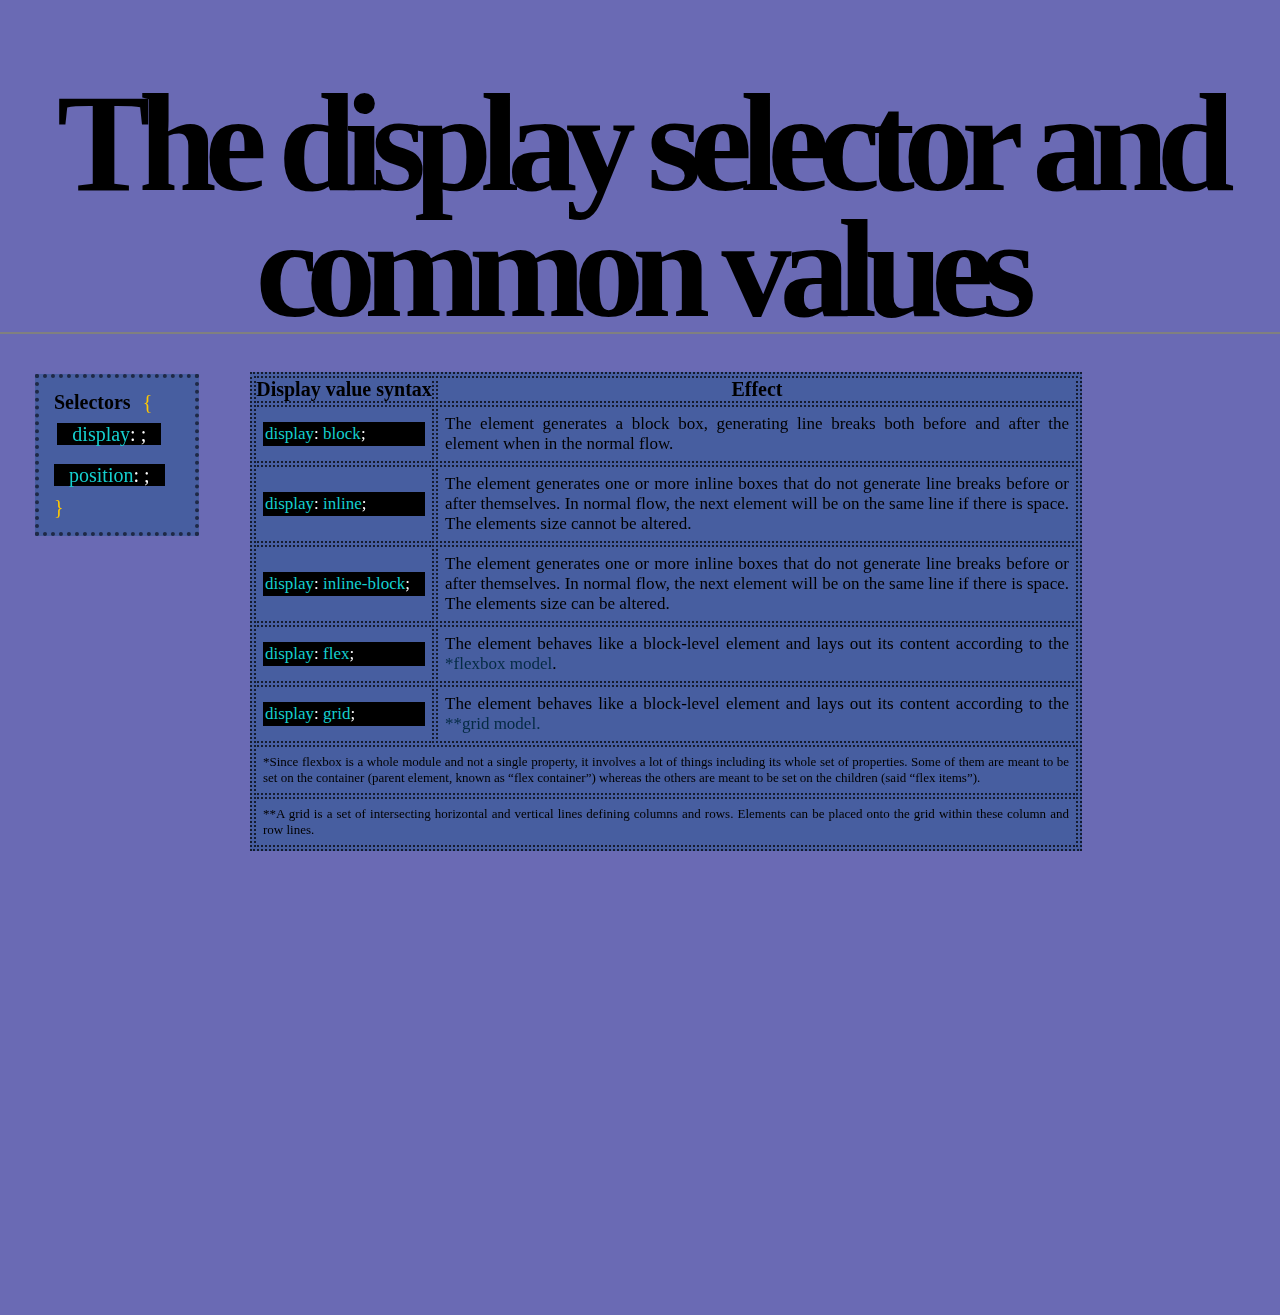
<file: cheatsheet/index.html>
<!DOCTYPE html>

<head>
    <link rel="stylesheet" href="style.css">
</head>

<html>

    <header>
        <h1> The display selector and common values</h1>
    </header>

    <body>

        <nav>
            <h2 class="pages">Selectors <span id="bracket"> &#123</span></h2>
            
            <ul>
                <li><a href="#">display<span>: ;</span></a></li>
                <li><a href="positionsheet.html">position<span>: ;</span></a></li>
            </ul>
            <p id="bracket">&#125</p>
        </nav>

        <table>
            <thead>
                <tr>
                    <th>Display value syntax</th>
                    <th>Effect</th>
                </tr>
            </thead>
            <tbody>
                <tr>
                    <td class="syntax"><p>display<span>:</span> block<span>;</span></p></td>
                    <td class="effect">The element generates a block box, generating line breaks both before and after the element when in the normal flow.</td>
                </tr>
                <tr>
                    <td class="syntax"><p>display<span>:</span> inline<span>;</span></p></td>
                    <td class="effect">The element generates one or more inline boxes that do not generate line breaks before or after themselves. In normal flow, the next element will be on the same line if there is space. The elements size <span class="cann">cannot</span> be altered.</td>
                </tr>
                <tr>
                    <td class="syntax"><p>display<span>:</span> inline-block<span>;</span></p></td>
                    <td class="effect">The element generates one or more inline boxes that do not generate line breaks before or after themselves. In normal flow, the next element will be on the same line if there is space. The elements size <span class="cann">can</span> be altered.</td>
                </tr>
                <tr>
                    <td class="syntax"><p>display<span>:</span> flex<span>;</span></p></td>
                    <td class="effect">The element behaves like a block-level element and lays out its content according to the <span class="star">*flexbox model</span>.</td>
                </tr>
                <tr>
                    <td class="syntax"><p>display<span>:</span> grid<span>;</span></p></td>
                    <td class="effect">The element behaves like a block-level element and lays out its content according to the <span class="star">**grid model.</span></td>
                </tr>
            </tbody>

            <tfoot>
                <tr>
                <td colspan="2">*Since flexbox is a whole module and not a single property, it involves a lot of things including its whole set of properties. Some of them are meant to be set on the container (parent element, known as “flex container”) whereas the others are meant to be set on the children (said “flex items”).</td> 
                </tr>
                <tr>
                    <td colspan="2">**A grid is a set of intersecting horizontal and vertical lines defining columns and rows. Elements can be placed onto the grid within these column and row lines.</td>
                </tr>
            </tfoot>

        </table>

    </body>
        
</html>
</file>
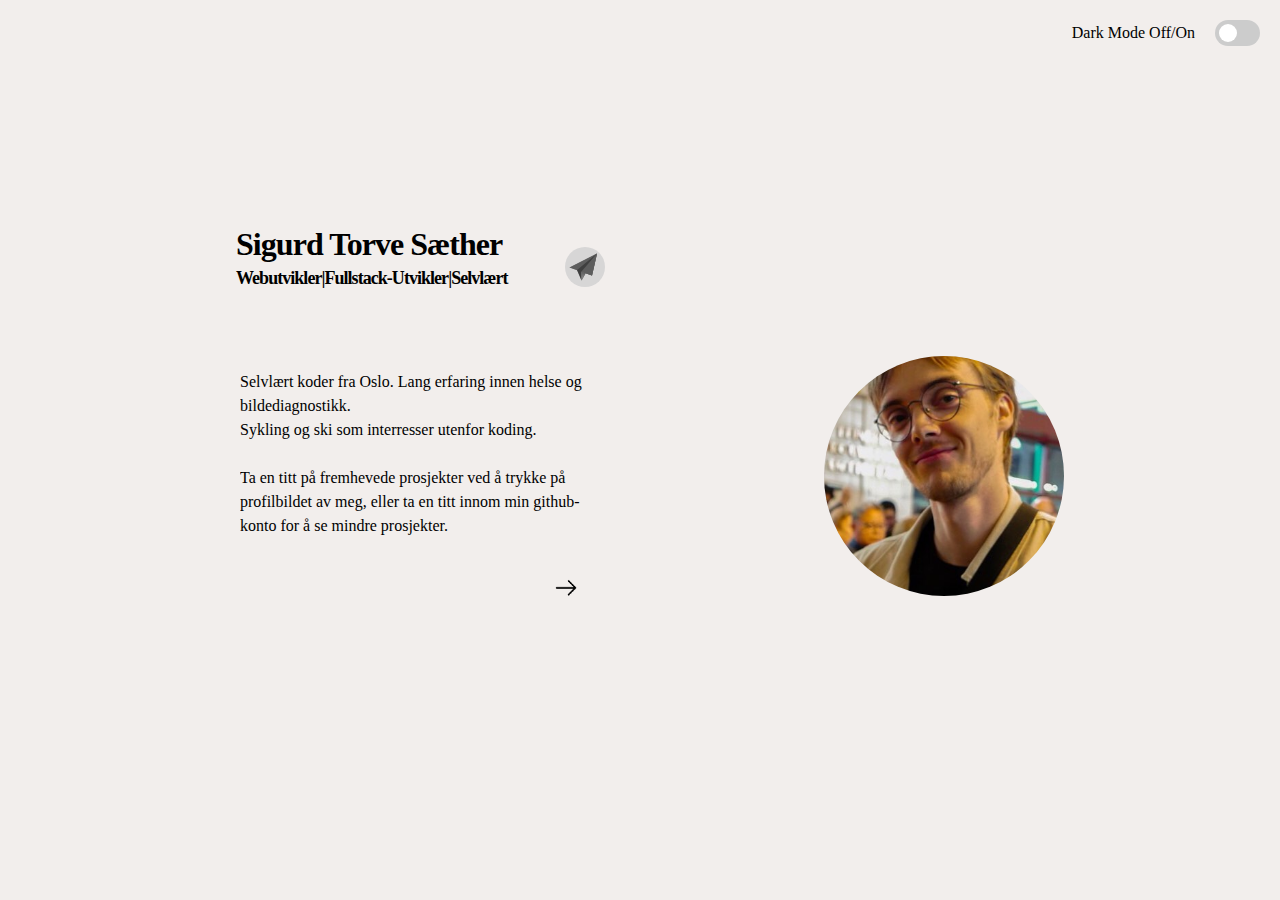
<file: portfolio/index.html>
<!DOCTYPE html>

<html>
  <head>
    <meta charset="utf-8" />
    <meta http-equiv="X-UA-Compatible" content="IE=edge" />
    <title>Sigurd Torve Sæther | Portfolio</title>
    <meta name="" content="" />
    <meta name="viewport" content="width=device-width, initial-scale=1" />
    <link rel="stylesheet" href="resources/styles.css" />
    <link rel="stylesheet" href="resources/toggle_switch.css" />
  </head>
  <body>
    <div id="dark-mode">
      <span>Dark Mode Off/On</span>
      <label class="switch">
        <input type="checkbox" />
        <span class="slider"></span>
      </label>
    </div>
    <div id="center">
      <header>
        <div id="header-text">
          <h1>Sigurd Torve Sæther</h1>
          <h2>Webutvikler|Fullstack-Utvikler|Selvlært</h2>
        </div>
        <address>
          <a href="#" class="small-sphere"
            ><img
              src="resources/media/contact1.png"
              class="sphere-icon"
              id="contact-sphere"
              alt=""
          /></a>
          <a
            href="https://discordapp.com/users/888715342044614656"
            target="_blank"
            class="small-sphere hidden discord"
            ><img
              src="resources/media/discord.png"
              class="sphere-icon"
              id="discord"
              alt=""
          /></a>
          <a
            href="http://github.com/sitsae"
            target="_blank"
            class="small-sphere hidden github"
            ><img
              src="resources/media/github.png"
              class="sphere-icon"
              id="git-hub"
              alt=""
          /></a>
          <a href="mailto:torve_s@live.no" class="small-sphere hidden email"
            ><img
              src="resources/media/email.png"
              class="sphere-icon"
              id="email"
              alt=""
          /></a>
        </address>
      </header>
      <main>
        <div id="frame">
          <img class="arrow abt" src="resources/media/right-arrow.png" />
          <div id="about" class="card">
            <p>
              Selvlært koder fra Oslo. Lang erfaring innen helse og bildediagnostikk.<br>
              Sykling og ski som interresser utenfor koding. <br><br>
              Ta en titt på fremhevede prosjekter ved å trykke på profilbildet av meg,
              eller ta en titt innom min github-konto for å se mindre prosjekter.
            </p>
          </div>
          <div id="skills" class="card">
            <div class="flex-container">
              <div id="left-side-card">
                <img
                  src="resources/media/js-icon.png"
                  id="js"
                  class="logo-sphere"
                  alt="JavaScript logo"
                />
                <img
                  src="resources/media/python-icon.png"
                  id="python"
                  class="logo-sphere"
                  alt="Python logo"
                />
                <img
                  src="resources/media/html-icon.png"
                  id="html-css"
                  class="logo-sphere"
                  alt="HTML logo"
                />
              </div>
              <div id="right-side-card">
                <p class="skill">JavaScript</p>
                <p class="skill">Python</p>
                <p class="skill">HTML/CSS</p>
              </div>
              <!-- legg til SQL, mocha, react, jist -->
              <!-- sorter etter kodespraak, test, database osv. -->
            </div>
            <img class="arrow skl" src="resources/media/right-arrow.png" />
          </div>
        </div>
        <a href="#" id="portrait">
          <h3 id="project-heading">Prosjekter</h3>
          <img src="resources/media/sigurd.jpg" alt="Sigurd Torve Sæther" />
        </a>
        <div id="four-circles">
          <a href="#" class="project-sphere" id="project-one"
            ><em>Project Name</em></a
          >
          <a href="#" class="project-sphere" id="project-two"
            ><em>Project Name</em></a
          >
          <a href="#" class="project-sphere" id="project-three"
            ><em>Project Name</em></a
          >
          <a href="#" class="project-sphere" id="project-four"
            ><em>Project Name</em></a
          >
          <a href="#" id="project-x">X</a>
        </div>
      </main>
    </div>

    <script src="resources/main.js" defer></script>
  </body>
</html>
</file>
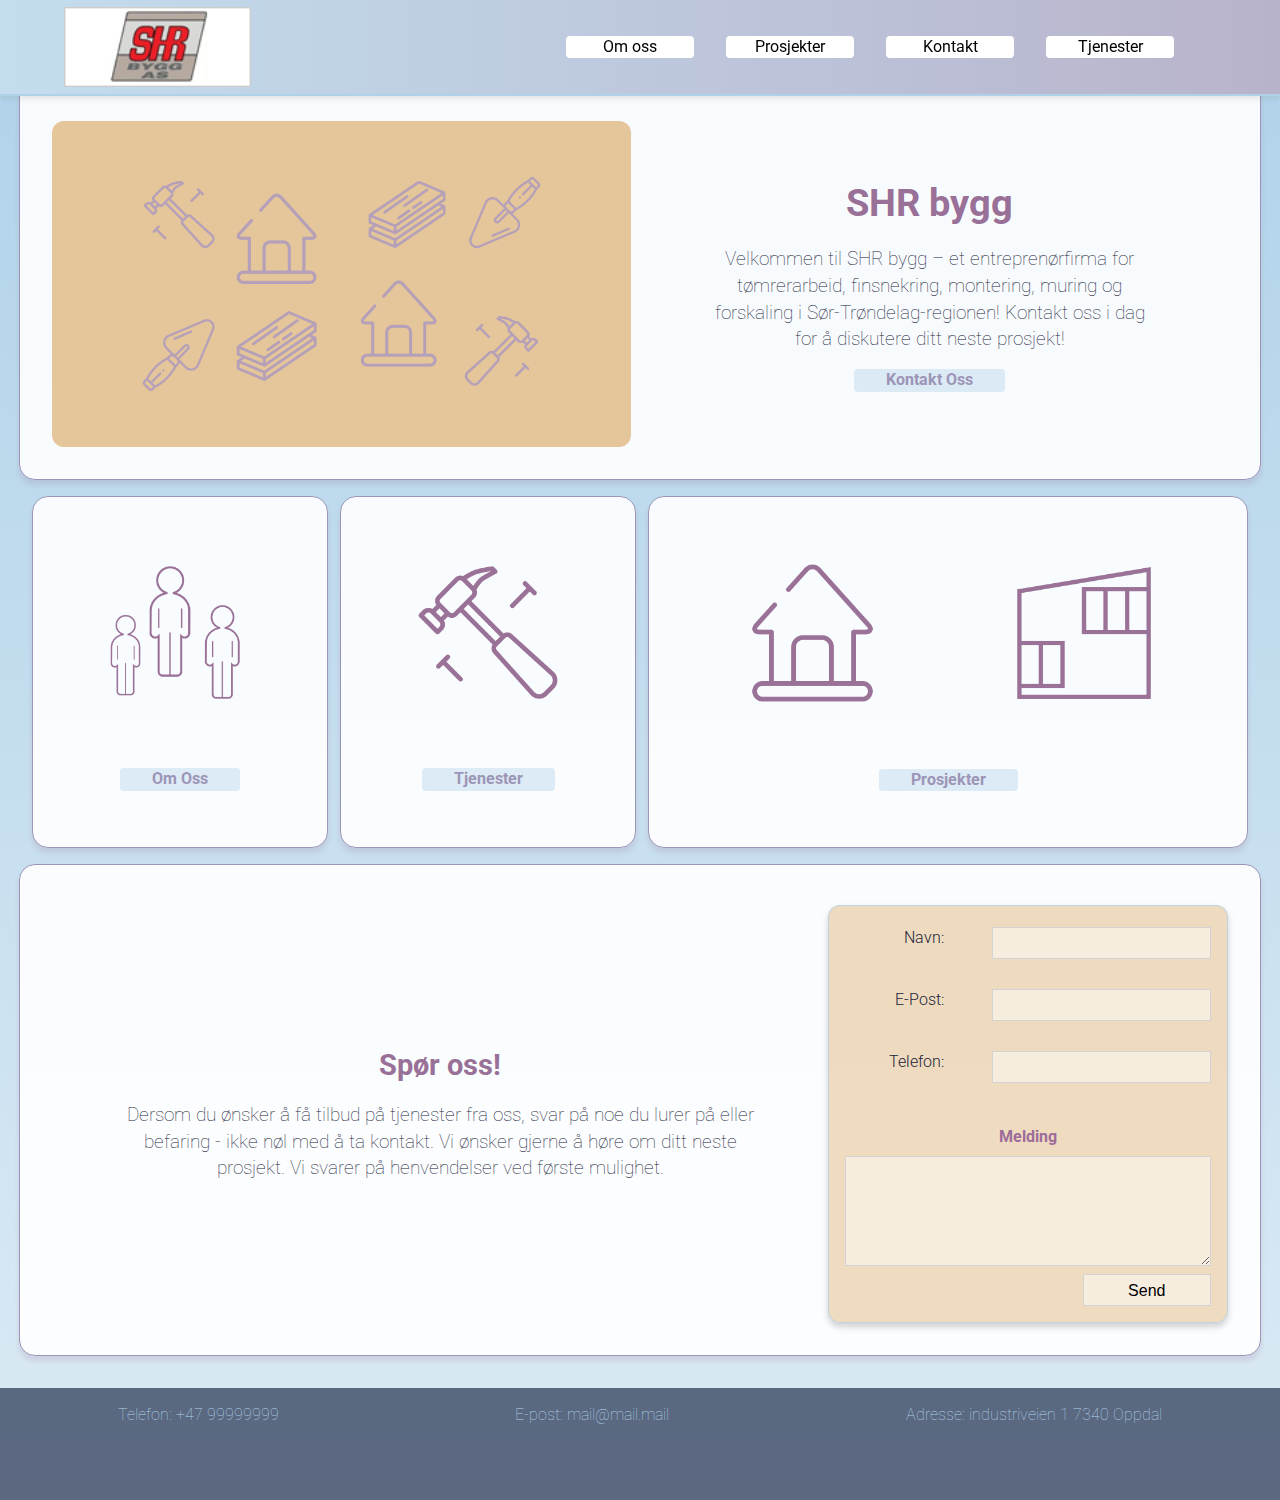
<file: SHR_nettside/index.html>
<!DOCTYPE html>
<html>
    <head>
        <title>SHR Bygg</title>
        <link rel="preconnect" href="https://fonts.googleapis.com">
        <link rel="preconnect" href="https://fonts.gstatic.com" crossorigin>
        <link href="https://fonts.googleapis.com/css2?family=Roboto:wght@100;300;700&display=swap" rel="stylesheet">
        <link href="resources/css/style.css" rel="stylesheet" type="text/css">
        <meta name="viewport" content="width=device-width, initial-scale=1">
    </head>
    <body>
        <!--header-->
        <header>
            <div class="logo header-container">
                <a href="#splash"><img src="resources/media/logo.gif" alt="SHR bygg"></a>
            </div>
            <div class="nav header-container">
                <nav class="desktop">
                    <ul>
                        <li><a href="om.html">Om oss</a></li>
                        <li><a href="#">Prosjekter</a></li>
                        <li><a href="#contact">Kontakt</a></li>
                        <li><a href="tjenester.html">Tjenester</a></li>
                    </ul>
                </nav>
            </div>
        </header>
        <main>
        <!--splash section-->
        <section id="splash"> 
            <div class="container">
                <div class="flex-wrapper row">
                    <div class="image-container">
                        <img src="resources/media/splash.png" alt="splash image">
                    </div>
                    <div class="text-box"> 
                        <h1>SHR bygg</h1>
                        <p>Velkommen til SHR bygg – et entreprenørfirma for tømrerarbeid, finsnekring, montering, muring og forskaling i Sør-Trøndelag-regionen! Kontakt oss i dag for å diskutere ditt neste prosjekt!</p>
                        <a href="#" class="nav-buttons"><p>Kontakt Oss</p></a>
                    </div>
                </div>
            </div>
        </section>
        <!--thumbnail section-->
        <section id="thumb-section">
            <div id="thumbnail">
                <div class="container" id="om">                
                    <div class="thumbnail-container quarter">
                        <a href="om.html"><img src="resources/media/Om oss.png" alt="tømrer"></a>
                    </div>
                    <div class="button-box"> 
                        <a href="om.html" class="nav-buttons"><p>Om Oss</p></a>
                    </div>            
                </div> 
                <div class="container" id="tjenester">            
                    <div class="thumbnail-container quarter">
                        <a href="tjenester.html"><img src="resources/media/hammer.png" alt="eksempelprosjekt" /></a>
                    </div>
                    <div class="button-box"> 
                        <a href="#" class="nav-buttons"><p>Tjenester</p></a>
                    </div>            
                </div> 
                <div class="container" id="prosjekter">
                    <a href="prosjekter.html"><div class="thumbnail-container half">
                        <img src="resources/media/hus.png" alt="hus">
                        <img src="resources/media/hus to.png" alt="hus">
                    </div></a>
                    <div class="button-box"> 
                        <a href="#" class="nav-buttons"><p>Prosjekter</p></a>
                    </div>            
                </div>  
            </div>        
        </section>
        <section id="contact">
            <div class="flex-wrapper">
                <div class="container">
                    <div class="text-box">
                        <h2>Spør oss!</h2>
                        <p>Dersom du ønsker å få tilbud på tjenester fra oss, svar på noe du lurer på eller befaring - ikke nøl med å ta kontakt. Vi ønsker gjerne å høre om ditt neste prosjekt. Vi svarer på henvendelser ved første mulighet.</p>
                    </div>
                    <div class="image-container">
                        <form action="">
                            <div>
                                <label><p>Navn: </p><input type="text" name="name" size="25" required></label><br />
                                <label><p>E-Post: </p><input type="text" name="name" size="25" required></label><br />
                                <label><p>Telefon: </p><input type="text" name="name" size="25" maxlength="11"></label><br />
                            </div>
                            <div>
                                <p id="textinput-heading">Melding</p>
                                <textarea name="message" required></textarea>
                                <input id="send" type="submit" value="Send"/>
                            </div>
                        </form>
                        
                    </div>
                </div>
            </div>
        </section>
            
        </main>
        <footer>
            <div>
                <p>Telefon: <span>+47 99999999</span></p>
                <p>E-post: <span>mail@mail.mail</span></p>
                <p>Adresse: <span>industriveien 1 7340 Oppdal</span></p>
            </div>
        </footer>
    </body>
</html>
</file>
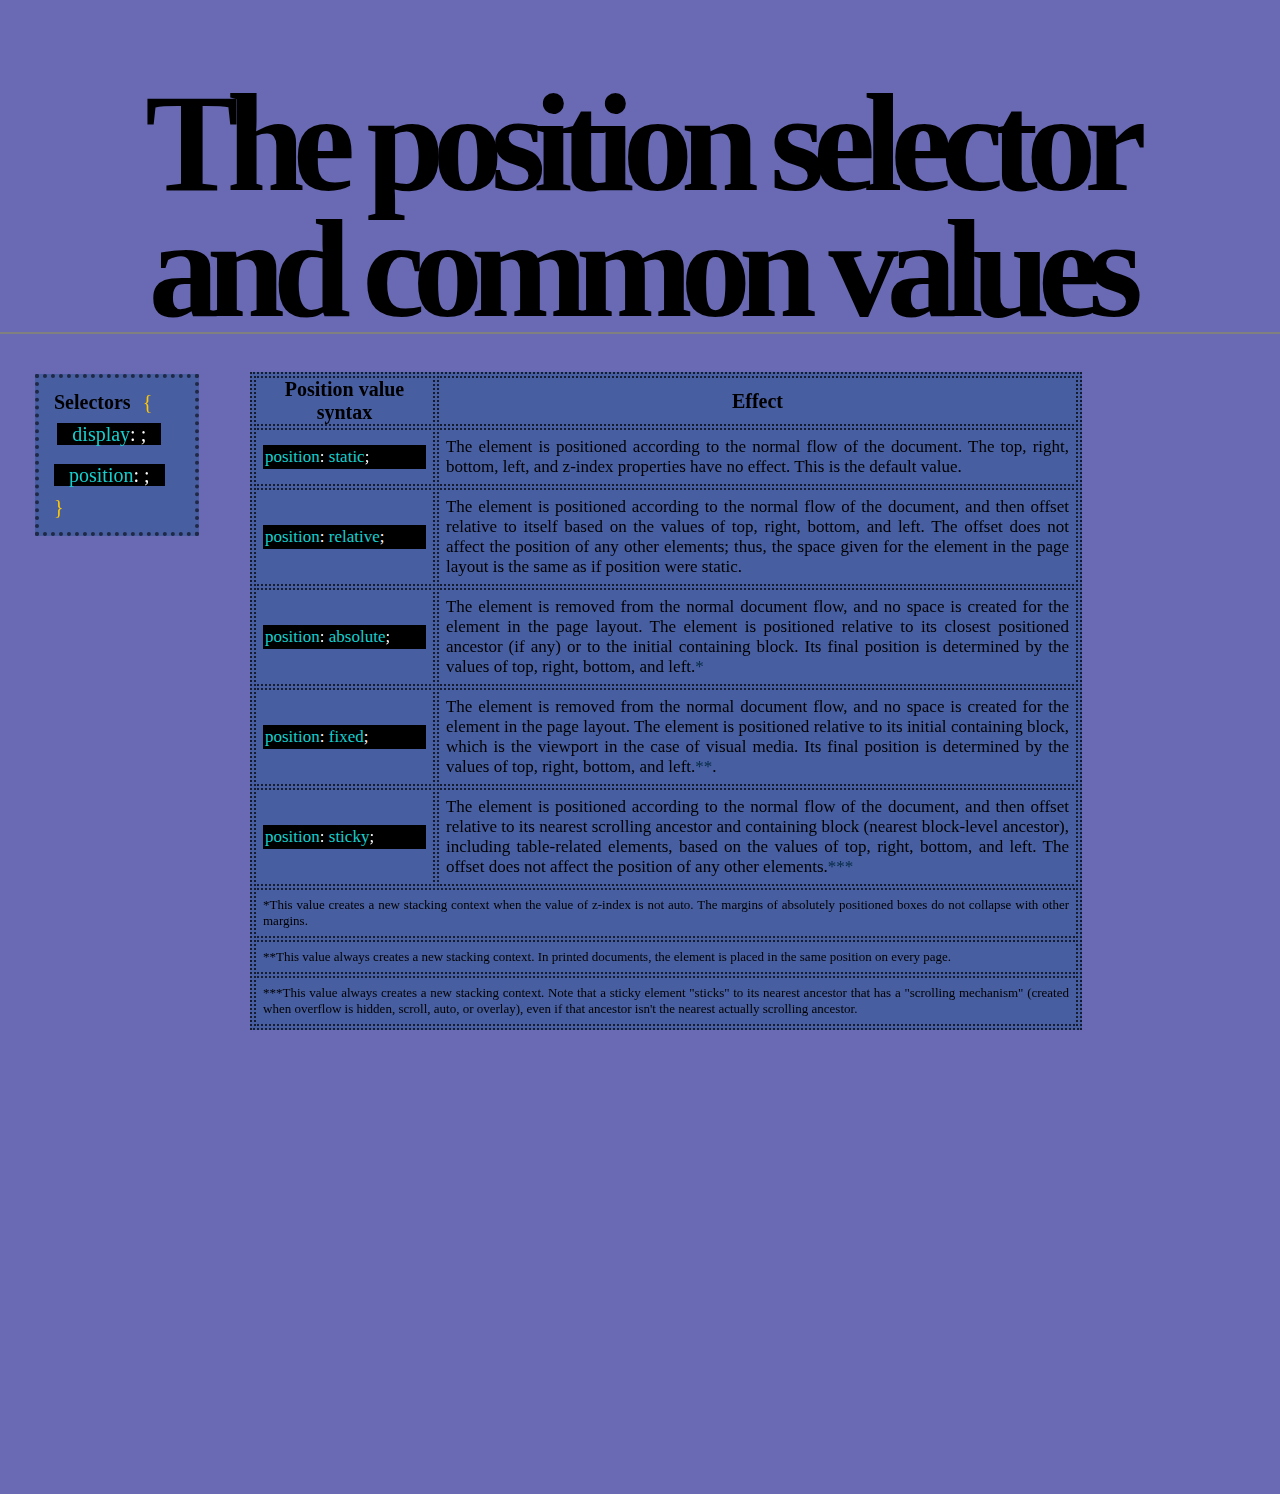
<file: cheatsheet/positionsheet.html>
<!DOCTYPE html>

<head>
    <link rel="stylesheet" href="style.css">
</head>

<html>

    <header>
        <h1> The position selector and common values</h1>
    </header>
    <body>

        <nav>
            <h2 class="pages">Selectors <span id="bracket"> &#123</span></h2>
            
            <ul>
                <li><a href="index.html">display<span>: ;</span></a></li>
                <li><a href="#">position<span>: ;</span></a></li>
            </ul>
            <p id="bracket">&#125</p>
        </nav>

        <table>
            <thead>
                <tr>
                    <th>Position value syntax</th>
                    <th>Effect</th>
                </tr>
            </thead>
            <tbody>
                <tr>
                    <td class="syntax"><p>position<span>:</span> static<span>;</span></p></td>
                    <td class="effect">The element is positioned according to the normal flow of the document. The top, right, bottom, left, and z-index properties have no effect. This is the default value.</td>
                </tr>
                <tr>
                    <td class="syntax"><p>position<span>:</span> relative<span>;</span></p></td>
                    <td class="effect">The element is positioned according to the normal flow of the document, and then offset relative to itself based on the values of top, right, bottom, and left. The offset does not affect the position of any other elements; thus, the space given for the element in the page layout is the same as if position were static.</td>
                </tr>
                <tr>
                    <td class="syntax"><p>position<span>:</span> absolute<span>;</span></p></td>
                    <td class="effect">The element is removed from the normal document flow, and no space is created for the element in the page layout. The element is positioned relative to its closest positioned ancestor (if any) or to the initial containing block. Its final position is determined by the values of top, right, bottom, and left.<span class="star">*</span></td>
                </tr>
                <tr>
                    <td class="syntax"><p>position<span>:</span> fixed<span>;</span></p></td>
                    <td class="effect">The element is removed from the normal document flow, and no space is created for the element in the page layout. The element is positioned relative to its initial containing block, which is the viewport in the case of visual media. Its final position is determined by the values of top, right, bottom, and left.<span class="star">**</span>.</td>
                </tr>
                <tr>
                    <td class="syntax"><p>position<span>:</span> sticky<span>;</span></p></td>
                    <td class="effect">The element is positioned according to the normal flow of the document, and then offset relative to its nearest scrolling ancestor and containing block (nearest block-level ancestor), including table-related elements, based on the values of top, right, bottom, and left. The offset does not affect the position of any other elements.<span class="star">***</span></td>
                </tr>
            </tbody>

            <tfoot>
                <tr>
                <td colspan="2">*This value creates a new stacking context when the value of z-index is not auto. The margins of absolutely positioned boxes do not collapse with other margins.</td> 
                </tr>
                <tr>
                    <td colspan="2">**This value always creates a new stacking context. In printed documents, the element is placed in the same position on every page.</td>
                </tr>
                <tr>
                    <td colspan="2">***This value always creates a new stacking context. Note that a sticky element "sticks" to its nearest ancestor that has a "scrolling mechanism" (created when overflow is hidden, scroll, auto, or overlay), even if that ancestor isn't the nearest actually scrolling ancestor.</td>
                </tr>
            </tfoot>

        </table>

    </body>
    
</html>
</file>
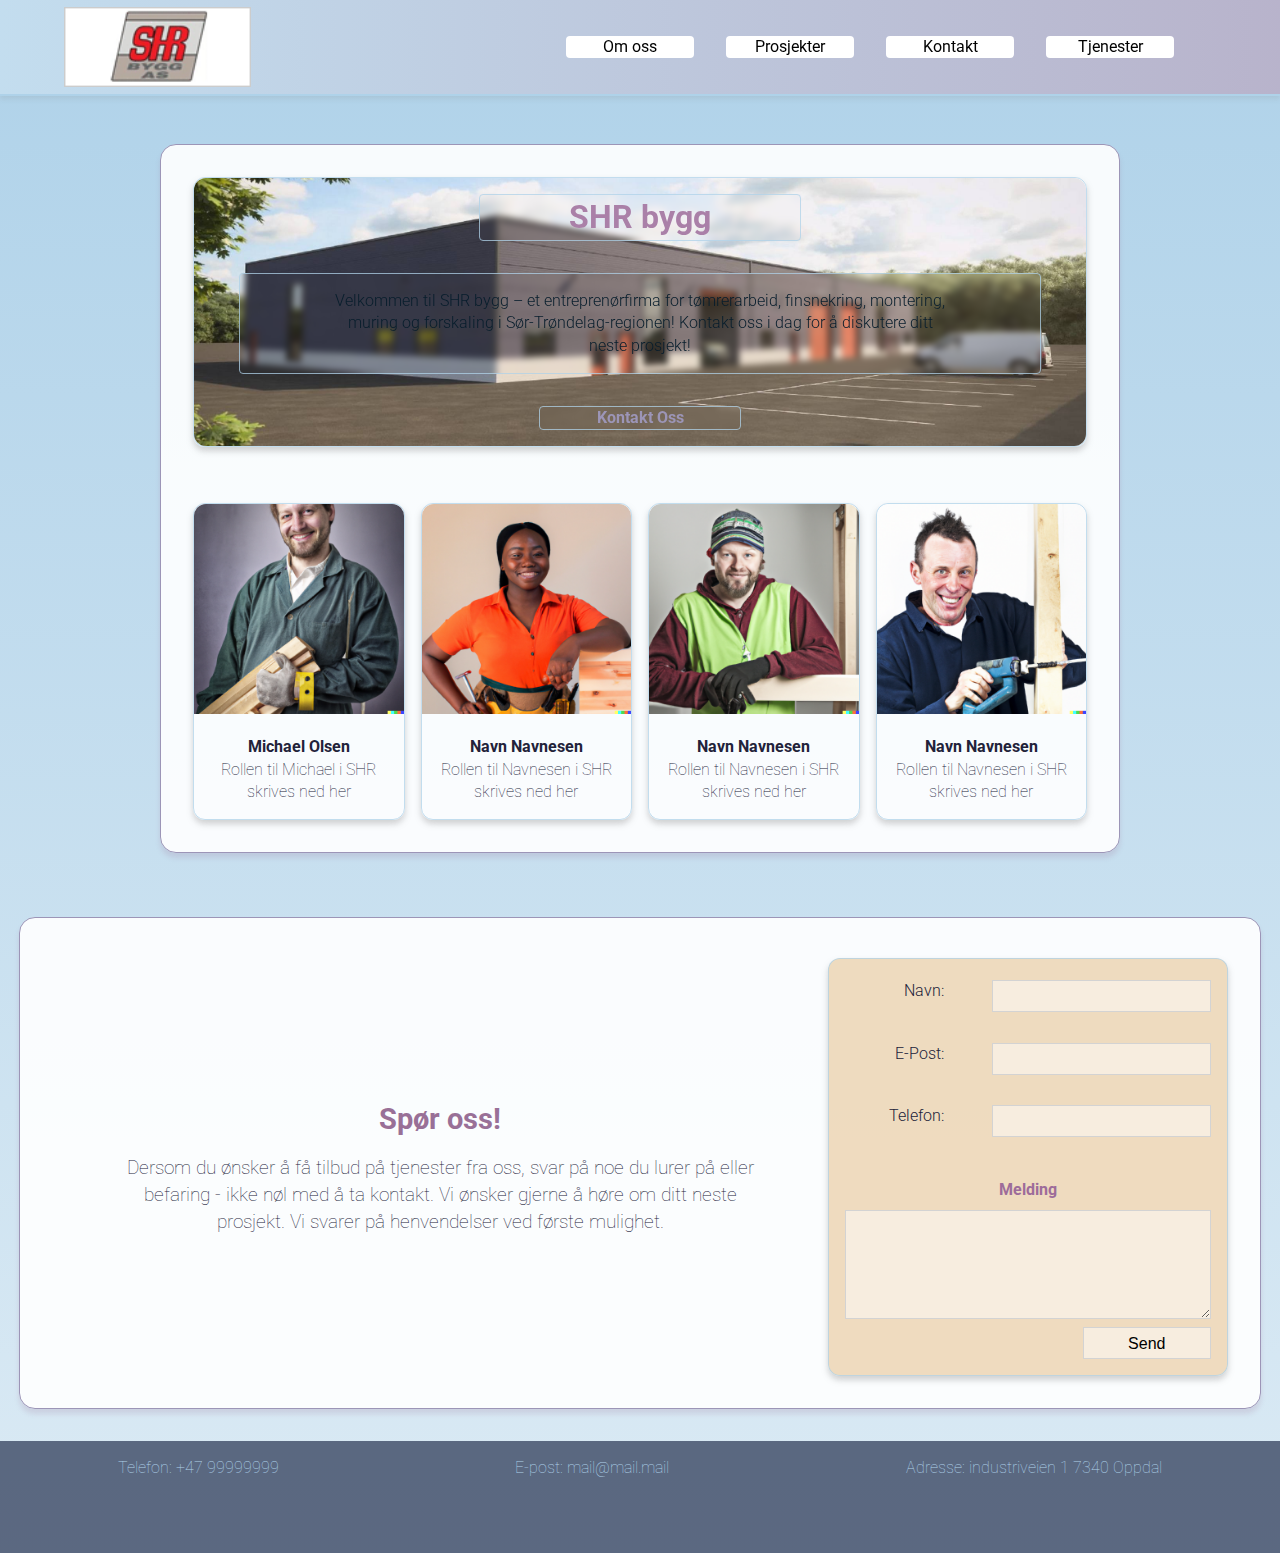
<file: SHR_nettside/om.html>
<!DOCTYPE html>
<html>
    <head>
        <title> Om Oss i SHR Bygg</title>
        <link rel="preconnect" href="https://fonts.googleapis.com" />
        <link rel="preconnect" href="https://fonts.gstatic.com" crossorigin />
        <link href="https://fonts.googleapis.com/css2?family=Roboto:wght@100;300;700&display=swap" rel="stylesheet" />
        <link href="resources/css/style.css" rel="stylesheet" type="text/css" />
        <link href="resources/css/omstyle.css" rel="stylesheet" type="text/css" />
        <meta name="viewport" content="width=device-width, initial-scale=1" />
    </head>
    <body>
        <!--header-->
        <header>
            <div class="logo header-container">
                <a href="index.html"><img src="resources/media/logo.gif" alt="SHR bygg"></a>
            </div>
            <div class="nav header-container">
                <nav class="desktop">
                    <ul>
                        <li><a href="om.html">Om oss</a></li>
                        <li><a href="#">Prosjekter</a></li>
                        <li><a href="#contact">Kontakt</a></li>
                        <li><a href="tjenester.html">Tjenester</a></li>
                    </ul>
                </nav>
            </div>
        </header>
        <main>
        <!--om section-->
        <section id="om-page"> 
            <div class="container">
                <div class="center">
                    <div class="background-wrapper">
                        <div class="text-box"> 
                            <h1>SHR bygg</h1>
                            <p id="text">Velkommen til SHR bygg – et entreprenørfirma for tømrerarbeid, finsnekring, montering, muring og forskaling i Sør-Trøndelag-regionen! Kontakt oss i dag for å diskutere ditt neste prosjekt!</p>
                            <a href="#" class="nav-buttons"><p>Kontakt Oss</p></a>
                        </div>
                    </div>
                    <div id="people-wrapper">
                        <div class="people">
                            <div class="img-container">
                                <img src="resources/media/dallesnekker.png" alt="">
                            </div>
                            <div class="text-box">
                                <h3>Michael Olsen</h3>
                                <p>Rollen til Michael i SHR skrives ned her</p>
                            </div>
                        </div>
                        <div class="people">
                            <div class="img-container">
                                <img src="resources/media/dallesnekker2.png" alt="">
                            </div>
                            <div class="text-box">
                                <h3>Navn Navnesen</h3>
                                <p>Rollen til Navnesen i SHR skrives ned her</p>
                            </div>
                        </div>
                        <div class="people">
                            <div class="img-container">
                                <img src="resources/media/dallesnekker3.png" alt="">
                            </div>
                            <div class="text-box">
                                <h3>Navn Navnesen</h3>
                                <p>Rollen til Navnesen i SHR skrives ned her</p>
                            </div>
                        </div>
                        <div class="people">
                            <div class="img-container">
                                <img src="resources/media/dallesnekker4.png" alt="">
                            </div>
                            <div class="text-box">
                                <h3>Navn Navnesen</h3>
                                <p>Rollen til Navnesen i SHR skrives ned her</p>
                            </div>
                        </div>
                    </div>
                </div>
            </div>
        </section>
<!-- Contact Section-->
        <section id="contact">
            <div class="flex-wrapper">
                <div class="container">
                    <div class="text-box">
                        <h2>Spør oss!</h2>
                        <p>Dersom du ønsker å få tilbud på tjenester fra oss, svar på noe du lurer på eller befaring - ikke nøl med å ta kontakt. Vi ønsker gjerne å høre om ditt neste prosjekt. Vi svarer på henvendelser ved første mulighet.</p>
                    </div>
                    <div class="image-container">
                        <form action="">
                            <div>
                                <label><p>Navn: </p><input type="text" name="name" size="25" required></label><br />
                                <label><p>E-Post: </p><input type="text" name="name" size="25" required></label><br />
                                <label><p>Telefon: </p><input type="text" name="name" size="25" maxlength="11"></label><br />
                            </div>
                            <div>
                                <p id="textinput-heading">Melding</p>
                                <textarea name="message" required></textarea>
                                <input id="send" type="submit" value="Send" />
                            </div>
                        </form>
                        
                    </div>
                </div>
            </div>
        </section>

        </main>
        <footer>
            <div>
                <p>Telefon: <span>+47 99999999</span></p>
                <p>E-post: <span>mail@mail.mail</span></p>
                <p>Adresse: <span>industriveien 1 7340 Oppdal</span></p>
            </div>
        </footer>
    </body>
</html>
</file>
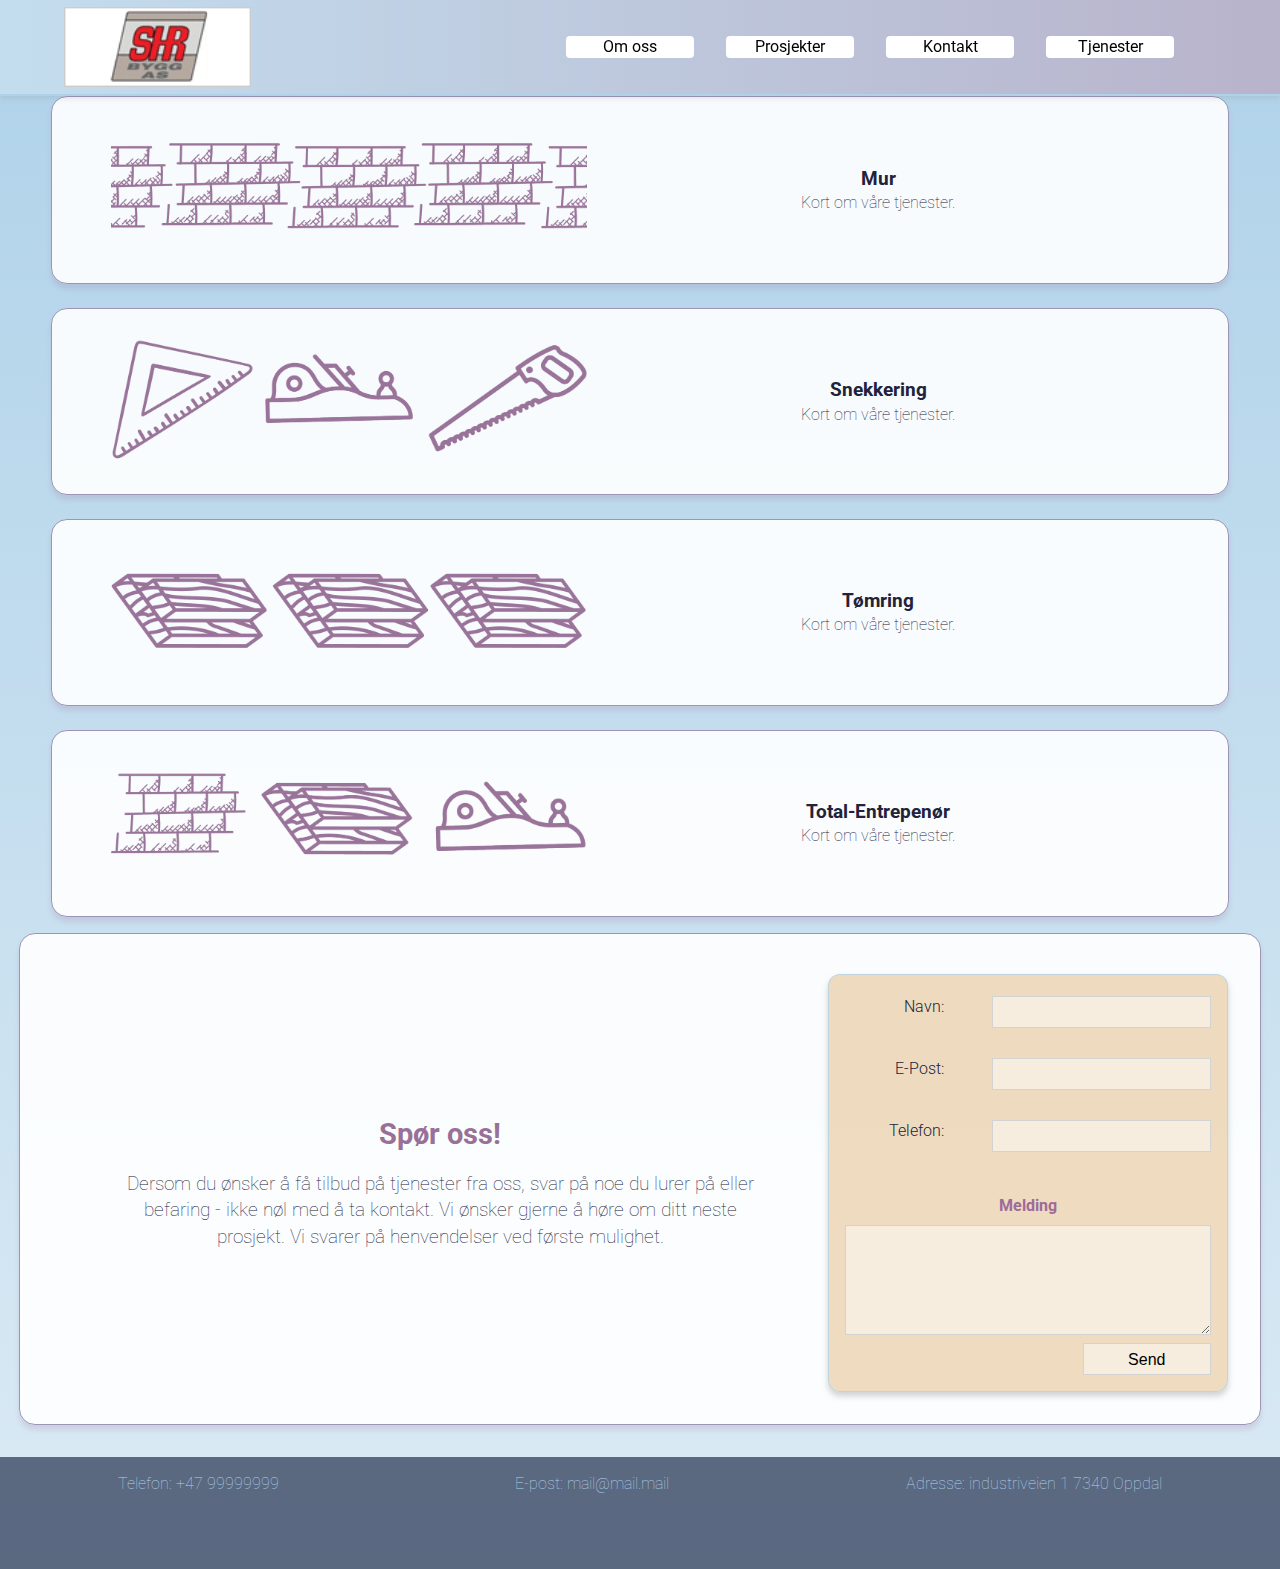
<file: SHR_nettside/tjenester.html>
<!DOCTYPE html>
<html>
    <head>
        <title> SHR Bygg | Tjenester </title>
        <link rel="preconnect" href="https://fonts.googleapis.com" />
        <link rel="preconnect" href="https://fonts.gstatic.com" crossorigin />
        <link href="https://fonts.googleapis.com/css2?family=Roboto:wght@100;300;700&display=swap" rel="stylesheet" />
        <link href="resources/css/style.css" rel="stylesheet" type="text/css" />
        <link href="resources/css/tjenester.css" rel="stylesheet" type="text/css" />
        <meta name="viewport" content="width=device-width, initial-scale=1" />
    </head>
    <body>
        <!--header-->
        <header>
            <div class="logo header-container">
                <a href="index.html"><img src="resources/media/logo.gif" alt="SHR bygg"></a>
            </div>
            <div class="nav header-container">
                <nav class="desktop">
                    <ul>
                        <li><a href="om.html">Om oss</a></li>
                        <li><a href="#">Prosjekter</a></li>
                        <li><a href="#contact">Kontakt</a></li>
                        <li><a href="tjenester.html">Tjenester</a></li>
                    </ul>
                </nav>
            </div>
        </header>
        <main>
        <!--tjenester section-->
        <section id="tjeneste-wrapper"> 
            <div class="container">
                <div class="center"> 
                    <div class="img-container">
                        <img src="resources/media/bricks.png" alt="">
                    </div>                        
                    <div class="text-box">
                        <h3>Mur</h3>
                        <p>Kort om våre tjenester.</p>
                    </div>
                </div>
            </div>
            <div class="container">
                <div class="center"> 
                    <div class="img-container">
                        <img src="resources/media/snekkering.png" alt="">
                    </div>                 
                    <div class="text-box">
                        <h3>Snekkering</h3>
                        <p>Kort om våre tjenester.</p>
                    </div>
                </div>
            </div>
            <div class="container">
                <div class="center"> 
                    <div class="img-container">
                        <img src="resources/media/plank.png" alt="">
                    </div>                    
                    <div class="text-box">
                        <h3>Tømring</h3>
                        <p>Kort om våre tjenester.</p>
                    </div>
                </div>
            </div>
            <div class="container">
                <div class="center"> 
                    <div class="img-container">
                        <img src="resources/media/totalentr.png" alt="">
                    </div>                        
                    <div class="text-box">
                        <h3>Total-Entrepenør</h3>
                        <p>Kort om våre tjenester.</p>
                    </div>
                </div>
            </div>
        </section>
<!-- Contact Section-->
        <section id="contact">
            <div class="flex-wrapper">
                <div class="container">
                    <div class="text-box">
                        <h2>Spør oss!</h2>
                        <p>Dersom du ønsker å få tilbud på tjenester fra oss, svar på noe du lurer på eller befaring - ikke nøl med å ta kontakt. Vi ønsker gjerne å høre om ditt neste prosjekt. Vi svarer på henvendelser ved første mulighet.</p>
                    </div>
                    <div class="image-container">
                        <form action="">
                            <div>
                                <label><p>Navn: </p><input type="text" name="name" size="25" required></label><br />
                                <label><p>E-Post: </p><input type="text" name="name" size="25" required></label><br />
                                <label><p>Telefon: </p><input type="text" name="name" size="25" maxlength="11"></label><br />
                            </div>
                            <div>
                                <p id="textinput-heading">Melding</p>
                                <textarea name="message" required></textarea>
                                <input id="send" type="submit" value="Send" />
                            </div>
                        </form>
                        
                    </div>
                </div>
            </div>
        </section>
        </main>
        <footer>
            <div>
                <p>Telefon: <span>+47 99999999</span></p>
                <p>E-post: <span>mail@mail.mail</span></p>
                <p>Adresse: <span>industriveien 1 7340 Oppdal</span></p>
            </div>
        </footer>
    </body>
</html>
</file>
<file: cheatsheet/style.css>
html * {
    font-family: Georgia, serif;
    padding: 0;
    margin: 0 auto;
    box-sizing: border-box;
    position: relative;
    
}


header {
    text-align: center;
    margin-top: 80px;
    border-bottom: 2px double gray;
    line-height: 0.9;
    font-size: 70px;
    padding: 0 40px;


}

body {
    background-color: rgba(44, 44, 149, 0.705);
}

nav {
background-color: rgba(43, 85, 143, 0.557);
display: inline-block;
padding: 13px 30px 13px 15px;
border: 4px dotted rgba(0, 0, 0, 0.56);
position: sticky;
top: 5px;
left: 35px;
margin-top: 40px;
}

#bracket {
    font-size: 20px;
    font-weight: 400;
    color: rgb(255, 200, 2);
}

nav h2 {
    text-align: left;
    font-size: 20px;
}
nav h2 span {
    margin-left: 7px;
}
nav li {
    text-align: center;
    list-style: none;
    padding: 9px 0;
}

li a {
    color: rgb(21, 207, 207);
    font-size: 20px;
    text-decoration: none;
    background-color: black;
    padding: 0 15px;
}

li a:hover {
    background-color: rgba(101, 101, 101, 0.596);
}

li a span {
    color: white;
}

h1 {
    letter-spacing: -0.084em;
}

table {
    border: 2px dotted rgba(0, 0, 0, 0.7);
    background-color: rgba(43, 85, 143, 0.557);
    margin: 0 auto 300px 250px;
    max-width: 65%;
    font-size: 17px;
    position: relative;
    top: -164px;
}

table * {
    border: 2px dotted rgba(0, 0, 0, 0.7);
}

th {
    font-size: 20px;
}

td {
    padding: 7px;
}


.star {
    border: none;
}

.cann {
    border: none;
}

.syntax {
    color: rgb(21, 207, 207);
    min-width: 180px;

}

.syntax p {
    background-color: black;
}

.syntax p span {
    color: white;
    border: none;
}

.effect, tfoot {
    text-align: justify;
}

.star {
color: rgb(4, 42, 67);
}
tfoot td {
    font-size: 13px;
}
</file>
<file: portfolio/resources/styles.css>
* {
  margin: 0;
  padding: 0;
  box-sizing: border-box;
}

body {
  background-color: rgb(242, 238, 236);
  font-family: Georgia, serif;
}

#center {
  max-width: 55rem;
  margin: 9rem auto;
  padding: 1rem;
}

#header-text {
  display: inline-block;
  margin-right: 50px;
  padding-left: 20px;
}

h1 {
  letter-spacing: -0.06rem;
  padding-bottom: 5px;
}

header h2 {
  font-size: 18px;
  letter-spacing: -0.06rem;
}

address {
  display: inline-block;
  margin: 10px auto;
}

#contact-sphere {
  z-index: 10;
}

.small-sphere {
  display: inline-block;
  position: relative;
  /* bottom:44px; */
  content: "";
  background-color: rgb(215, 214, 214);
  width: 40px;
  height: 40px;
  border-radius: 20px;
  margin: 0 4px;
  padding: 5px;
  transition-property: position;
  /* transition-duration: 0.1s; */
}
.small-sphere:hover {
  background-color: rgb(158, 158, 158);
}

.email {
  right: 156px;
  opacity: 0;
  transition-delay: 400ms;
}
.github {
  right: 104px;
  opacity: 0;
  transition-delay: 200ms;
}

.discord {
  right: 52px;
  opacity: 0;
}

.small-sphere-transformed {
  position: static;
  opacity: 100;
  transition-property: position, opacity;
  transition-timing-function: ease-in-out;
  transition-duration: 0.5s;
  transition-timing-function: ease-in;
}

.sphere-icon {
  position: relative;
  right: 1px;
  bottom: 1px;
}

main {
  display: flex;
  justify-content: space-between;
  align-items: start;
  padding-top: 3rem;
  flex-wrap: wrap-reverse;
}

#frame {
  height: 18rem;

  /* border: 1px solid rgba(128, 128, 128, 0.253); */
  border-radius: 5px;
  padding: 1.5rem;
  flex-basis: 20rem;
  flex-grow: 1;
  position: relative;
  display: flex;
  max-width: 25rem;
  min-width: 17rem;
}

#about {
  overflow: auto;
  line-height: 1.5;
  transition-property: display;
  transition-delay: 0.5s;
  /* display: none; */
}

#skills {
  display: none;
  transition-property: display;
  transition-delay: 0.5s;
  width: 100%;
}

.flex-container {
  display: flex;
  padding-top: 1.4rem;
  /* width: 100% */
}

#left-side-card {
  display: flex;
  flex-direction: column;
  justify-content: center;
  align-items: center;
  flex-grow: 1;
  gap: 5px;
}

#right-side-card {
  display: flex;
  flex-direction: column;
  justify-content: center;
  align-items: center;
  flex-grow: 1;
  gap: 30px;
}

.logo-sphere {
  width: 40px;
  margin: 4px 0;
  display: block;
}

.arrow {
  width: 60px;
  /* float: right; */
  position: absolute;
  bottom: 20px;
  right: 20px;
  transition: 0.5s;
}

.arrow:hover {
  cursor: pointer;
}

.arrow-transform {
  transform: rotate(-180deg);
  transition: 0.5s;
}

.arrow.skl {
  opacity: 0;
}

#portrait {
  width: 15rem;
  height: 15rem;
  border-radius: 50%;
  flex-shrink: 0;
  overflow: hidden;
  margin: 10px 0;
  position: relative;
}

h3#project-heading {
  font-size: 24px;
  text-align: center;
  position: absolute;
  width: 100%;
  top: 112px;
  display: none;
  transition: 0.5s;
  text-decoration: none;
  color: rgb(255, 255, 255);
  z-index: 12;
  pointer-events: none;
}

#portrait img {
  width: 100%;
  height: auto;
}

#portrait img:hover {
  filter: blur(5px);
}

#four-circles {
  width: 15rem;
  height: 15rem;
  margin: 10px 0;
  flex-shrink: 0;
  display: grid;
  grid-template-columns: 1fr 1fr;
  justify-items: center;
  align-items: center;
  rotate: 45deg;
  position: relative;
  display: none; /* skal endres ved å trykke på portrait */
}

.project-sphere {
  background-color: gray;
  content: "";
  height: 7rem;
  width: 7rem;
  border-radius: 50%;
  display: flex;
  align-items: center;
  transition: 0.2s;
  text-decoration: none;
}

.project-sphere em {
  margin: 0 auto;
  color: aliceblue;
  /* display: none; */
  rotate: -45deg;
}
#project-one:hover {
  transform: translateX(-1rem) translateY(-1rem) scale(1.2);
}

#project-two:hover {
  transform: translateX(1rem) translateY(-1rem) scale(1.2);
}

#project-three:hover {
  transform: translateX(-1rem) translateY(1rem) scale(1.2);
}

#project-four:hover {
  transform: translateX(1rem) translateY(1rem) scale(1.2);
}

#project-x {
  position: absolute;
  font-family: sans-serif;
  height: 20px;
  width: 20px;
  background-color: gray;
  border-radius: 50%;
  display: flex;
  justify-content: center;
  align-items: center;
  rotate: -45deg;
  text-decoration: none;
  color: aliceblue;
  opacity: 0.2;
}

#project-x:hover {
  transform: scale(2);
  color: black;
}

@media screen and (max-width: 700px) {
  #frame {
    min-width: 100%;
    height: 17rem;
  }
  address {
    display: flex;
    justify-content: center;
    margin: 40px 0 0 0;
  }
  #header-text {
    margin: 0;
    padding: 0;
    display: block;
    text-align: center;
  }
  #portrait {
    margin: 10px auto;
  }

  #four-circles {
    margin: 10px auto;
    margin-bottom: 50px;
  }

  #center {
    margin-top: 30px;
  }
}
</file>
<file: portfolio/resources/toggle_switch.css>
#dark-mode {
    display: flex;
    align-items: center;
    justify-content: end;
}

.switch {
    position: relative;
    display: inline-block;
    width: 45px;
    height: 26px;
    margin: 20px;
  }
  
.switch input {
    opacity: 0;
    width: 0;
    height: 0;
  }
  
.slider {
    position: absolute;
    cursor: pointer;
    top: 0;
    left: 0;
    right: 0;
    bottom: 0;
    background-color: #ccc;
    -webkit-transition: .4s;
    transition: .4s;
    border-radius: 18px;
  }
  
.slider:before {
    position: absolute;
    content: "";
    height: 18px;
    width: 18px;
    left: 4px;
    bottom: 4px;
    background-color: white;
    -webkit-transition: .4s;
    transition: .4s;
    border-radius: 50%;
  }
  
input:checked + .slider {
    background-color: #2196F3;
  }
  
input:focus + .slider {
    box-shadow: 0 0 1px #2196F3;
  }
  
input:checked + .slider:before {
    -webkit-transform: translateX(18px);
    -ms-transform: translateX(18px);
    transform: translateX(18px);
  }
</file>
<file: SHR_nettside/resources/css/style.css>
* {
    padding: 0;
    margin: 0 auto;
    box-sizing: border-box;
}

body {
    margin: 0;
}

a {
    text-decoration: none;
    color: #000;
    font-size: 1rem;
}

html {
    font-family: 'Roboto', sans-serif;
    font-weight:100;
    color: hsl(240, 27%, 18%);
    background: linear-gradient( hsl(204, 57%, 80%), hsl(204, 55%, 90%));
    line-height: 1.4;
}


header {
    display: flex; 
    width: 100%;
    background: linear-gradient(90deg, hsl(204, 57%, 85%) , hsl(252, 19%, 75%));
    min-height: 6rem;
    justify-content: end;
    box-shadow: 0 3px 5px rgba(128, 128, 128, 0.165);
    position: fixed;
    top: 0;
    z-index: 10;
    border-bottom: 2px solid hsl(204, 57%, 80%);
    flex-wrap: wrap;
}



main {
    position: relative;
    top: 6rem;
}

h1, h2 {
    color: hsl(304, 17%, 52%);
}
.logo {
    margin: auto 5%;
    height: 5rem;
    width: auto;
    overflow: hidden;
}

.logo img {
    width: auto;
    height: 100%;
}

.nav {
    flex-grow: 1;
    margin: auto 5%;
}
/* hello */
.nav ul {
    display: flex;
    justify-content: end;
    padding-right: 5%;
    /* flex-grow: 0; */
    gap: 2rem;
    
}

.nav ul li {
    margin: 0 0;
    list-style: none;
    background-color: #fff;
    width: 8rem;
    text-align: center;
    border-radius: 4px;
    font-weight: 400;
}

@media screen and (max-width:1000px) {
    header  {
         justify-content: center ; 
        
    } 
    /* nav {
    } */
    nav ul  {
        flex-wrap: wrap;
        justify-content: center !important;
        padding: 0;
    }
}

section {
    display: flex;
    justify-content: center;
    margin: 0;
}
.container {
    display: flex;
    border-radius: 1rem;
    background-color: hsla(0, 0%, 100%, 0.9);
    flex-wrap: nowrap;
    align-content: center;
    justify-content: center;
    box-shadow: 0 5px 5px hsla(303, 17%, 52%, 0.187);
    border: 1px solid hsl(252, 19%, 65%);

}

#splash .container {
    padding: 2.5rem 2rem 2rem 2rem;
    width: 97%;
    position: relative;
    top: -1rem;
}
 @media screen and (max-width: 810px) {
    #splash .container .flex-wrapper, #contact .container {
        flex-wrap: wrap;
    }
 }

#splash .flex-wrapper {
    display: flex;
    flex-wrap: nowrap;
    flex-direction: row;
    align-content: center;
    min-height: 18rem;
}

#splash div.image-container {
    min-width: 400px;
    min-height: 16rem;
    overflow: hidden;
    border-radius: 0.75rem;
    display: flex;
}

#splash div.image-container img {
    width: 100%;
    height: auto;
    display: block;
}

#splash .text-box {
    flex-grow: 0;
    padding: 0.5rem;
    min-width: 400px;
    text-align: center;
    padding: 3% 6%;
    font-size: 1.2rem;
    min-height: 16rem;
    display: flex;
    flex-direction: column;
    justify-content: center;
    gap: 1rem;
}



#thumbnail {
    display: flex;
    justify-content: center;
    gap: 0.75rem;
    width: 95%;
}



#thumbnail .container {
    display: flex;
    flex-direction: column;
    min-height: 22rem;
    margin: 0;
    justify-content: space-evenly;
    align-items: center;
}
#thumbnail #om, #thumbnail #tjenester {
    min-width: 186px;
}

#prosjekter {
    flex: 2 1 50%;
    max-width: 50%;
    min-width: 250px;
}

/* Ser litt rart ut her */
@media screen and (max-width:810px) {
    #thumbnail {
        flex-wrap: wrap;
    }
/* disse to burde tilsammen dekke hele skjermen */
    #om, #tjenester {
        max-width: 96% !important;    }
    /* denne dekker skjermen med denne regelen */
    #prosjekter {
        max-width: 100%;
    }
    main {
        top: 9rem;
    }
    
}

#om, #tjenester {
    flex: 1 2 25%;
    max-width: 25%;   
}

.thumbnail-container {
    width: 90%;
    max-height: 16rem;
    overflow: hidden;
    display: flex;
    justify-content: center;
    gap: 5px;
}

.thumbnail-container img {
    width: 60%;
    height: auto;
    display: block;
    flex-shrink: 1;
}

div.half {
    flex-direction: row;
}

div.half img {
    width: 30%;
    height: auto;
}

/* skifte navn på nav-buttons */
.nav-buttons p {
    background-color: hsla(204, 57%, 80%, 0.4);
    padding: 0 2rem;
    border-radius: 4px;
    font-weight: 700;
    color: hsl(252, 19%, 65%);
}

.nav-buttons p:hover, .nav ul li:hover {
    background-color: hsl(204, 57%, 80%);
    color: hsl(304, 17%, 52%);
    transition: 500ms;
}


#contact .container {
    padding: 2.5rem 2rem 2rem 2rem;
    width: 100%;
    margin: 1rem 0;
    overflow: hidden;

}

#contact .flex-wrapper {
    display: flex;
    flex-wrap: nowrap;
    flex-direction: row;
    align-content: center;
    min-height: 18rem;
    width: 97%;
}

#contact .image-container {
    min-width: 400px;
    min-height: 16rem;
    overflow: hidden;
    background-color: hsla(35, 61%, 76%, 0.645);
    border-radius: 0.75rem;
    border: 1px solid hsla(204, 57%, 80%, 0.753);
    box-shadow: 0 4px 6px rgba(128, 128, 128, 0.349);
}

#contact .image-container form {
    width: 100%;
    height: auto;
    display: block;
    align-self: end;
    padding: 1rem;
}

#contact .text-box {
    /* flex-grow: 0; */
    padding: 0.5rem;
    min-width: 400px;
    text-align: center;
    padding: 3% 6%;
    font-size: 1.2rem;
    min-height: 16rem;
    display: flex;
    flex-direction: column;
    justify-content: center;
    gap: 1rem;
}

form div {
    display: flex;
    flex-direction: column;
    justify-content: end;
}

div label {
    display: flex;
    justify-content: end;
    margin: 0;
    font-weight: 700;
}

label input {
    margin: 0;
}

form div {
    height: 12rem;
    font-weight: 700;
}

form div textarea {
    width: 100%;
    height: 100%; 
}

footer {
    height: 7rem;
    width: 100%;
    background: hsla(240, 26%, 18%, 0.6);
    z-index: 20;
    position: relative;
    top: 7rem;
}
footer div {
    display: flex;
    justify-content: space-evenly;
}

footer p {
    color: hsl(204, 57%, 80%);
    margin-top: 1rem;

}

form label {
    margin-bottom: 0.5rem;
    font-weight: 300;
    
}

form label p {
    margin: 0;
    margin-right: 3rem;
    font-size: 1rem;
}

#textinput-heading {
    font-size: 1rem;
    padding-top: 0.75rem;
    padding-bottom: 0.5rem;
    color: hsl(304, 20%, 52%);
}

textarea,  input {
    background-color: hsla(0, 0%, 100%, 0.5);
    border: 1px solid lightgray;
}

input {
    height: 2rem;
}

input#send {
    line-height: 2rem;
    font-size: 1rem;
    margin: 0.5rem 0 0 0;
    width: 8rem;
    align-self: end;
}

input#send:hover {
    background-color: hsl(204, 57%, 80%);
    transition: 500ms;
}
</file>
<file: SHR_nettside/resources/css/omstyle.css>
#om-page, #om-page .container, #om-page .center, #om-page .text-box, #people-wrapper, .background-wrapper {
    display: flex;
    justify-content: center;
    align-items: center;
    text-align: center;
}

p {
    font-size: 1.rem;
}

#om-page .container {
    width: 75%;
    margin: 3rem;
    padding: 2rem;
}

@media screen and (max-width: 750px) {
    #om-page .container {
        width: 100%;
        margin: 0;
    }

    
}


#om-page .center, #om-page .text-box, .background-wrapper {
    flex-direction: column;
}

.background-wrapper {
    max-height: 25rem;
    width: 100%;
    margin-bottom: 3.5rem;
    border: 1px solid hsla(204, 57%, 80%, 0.753);
    border-radius: 0.75rem;
    box-shadow: 0 4px 6px rgba(128, 128, 128, 0.349);
}

#om-page .background-wrapper .text-box {
    background-image: url('../media/lager.jpg');
    background-size: cover;
    background-position: center;
    flex-grow: 1;
    gap: 2rem;
    color: hsl(205, 74%, 10%);
    border-radius: 0.75rem;
    padding: 1rem 0;

}

#om-page .background-wrapper .text-box p, #om-page .background-wrapper .text-box h1 {
    padding: 0 10%;
    background-color: transparent;
    backdrop-filter: blur(3px);
    margin: 0 5%;
    border: 1px solid hsla(204, 57%, 80%, 0.753);
    border-radius: 4px;
}

#om-page .background-wrapper .text-box h1 {
    color: hsl(302.9, 19.8%, 58.4%);
}

p#text {
    font-weight: 300;
}

#om-page #text {
    padding-top: 1rem;
    padding-bottom: 1rem;
}

#om-page .background-wrapper .text-box a {
    font-size: 16px;
    min-width: 14rem;
}

#people-wrapper {
    gap: 1rem;
}

@media screen and (max-width: 980px) {
    #people-wrapper {
        flex-wrap: wrap;
    }
    .people{
        max-width: 15rem;
    }
}

.people {
    border-radius: 0.75rem;
    border: 1px solid hsla(204, 57%, 80%, 0.753);
    z-index: 5;
    box-shadow: 0 4px 6px rgba(128, 128, 128, 0.349);
    min-width: 10rem;
    
}

.img-container {
    min-height: 10rem;
    width: 100%;
    overflow: hidden;  
    border-top-right-radius: 0.75rem;
    border-top-left-radius: 0.75rem;  
}

.img-container img {
    width: 100%;
    height: auto;
}

.people .text-box {
    padding: 1rem 0.55rem;
}

.people .text-box p, .people .text-box h3 {
    font-size: 1rem;
}
</file>
<file: SHR_nettside/resources/css/tjenester.css>
section#tjeneste-wrapper {
    width: 100%;
    flex-direction: column;
    gap: 1.5rem;
}
#tjeneste-wrapper div.container {
    width: 92%;

}

div.center, .text-box, .img-contanier {
    display: flex;
    min-width: 240px;
}
div.center {
    padding: 1rem 5%;
}

@media screen and (max-width:500px) {
    div.center {
        flex-wrap: wrap;
        justify-content: center;
    }
}

div.img-container {
    width: 45%;
    overflow: hidden;
    margin: 0;
}

img {
    width: 100%;
    height: auto;
}

.text-box {
    flex-direction: column;
    justify-content: center;
    align-content: center;
}
</file>
